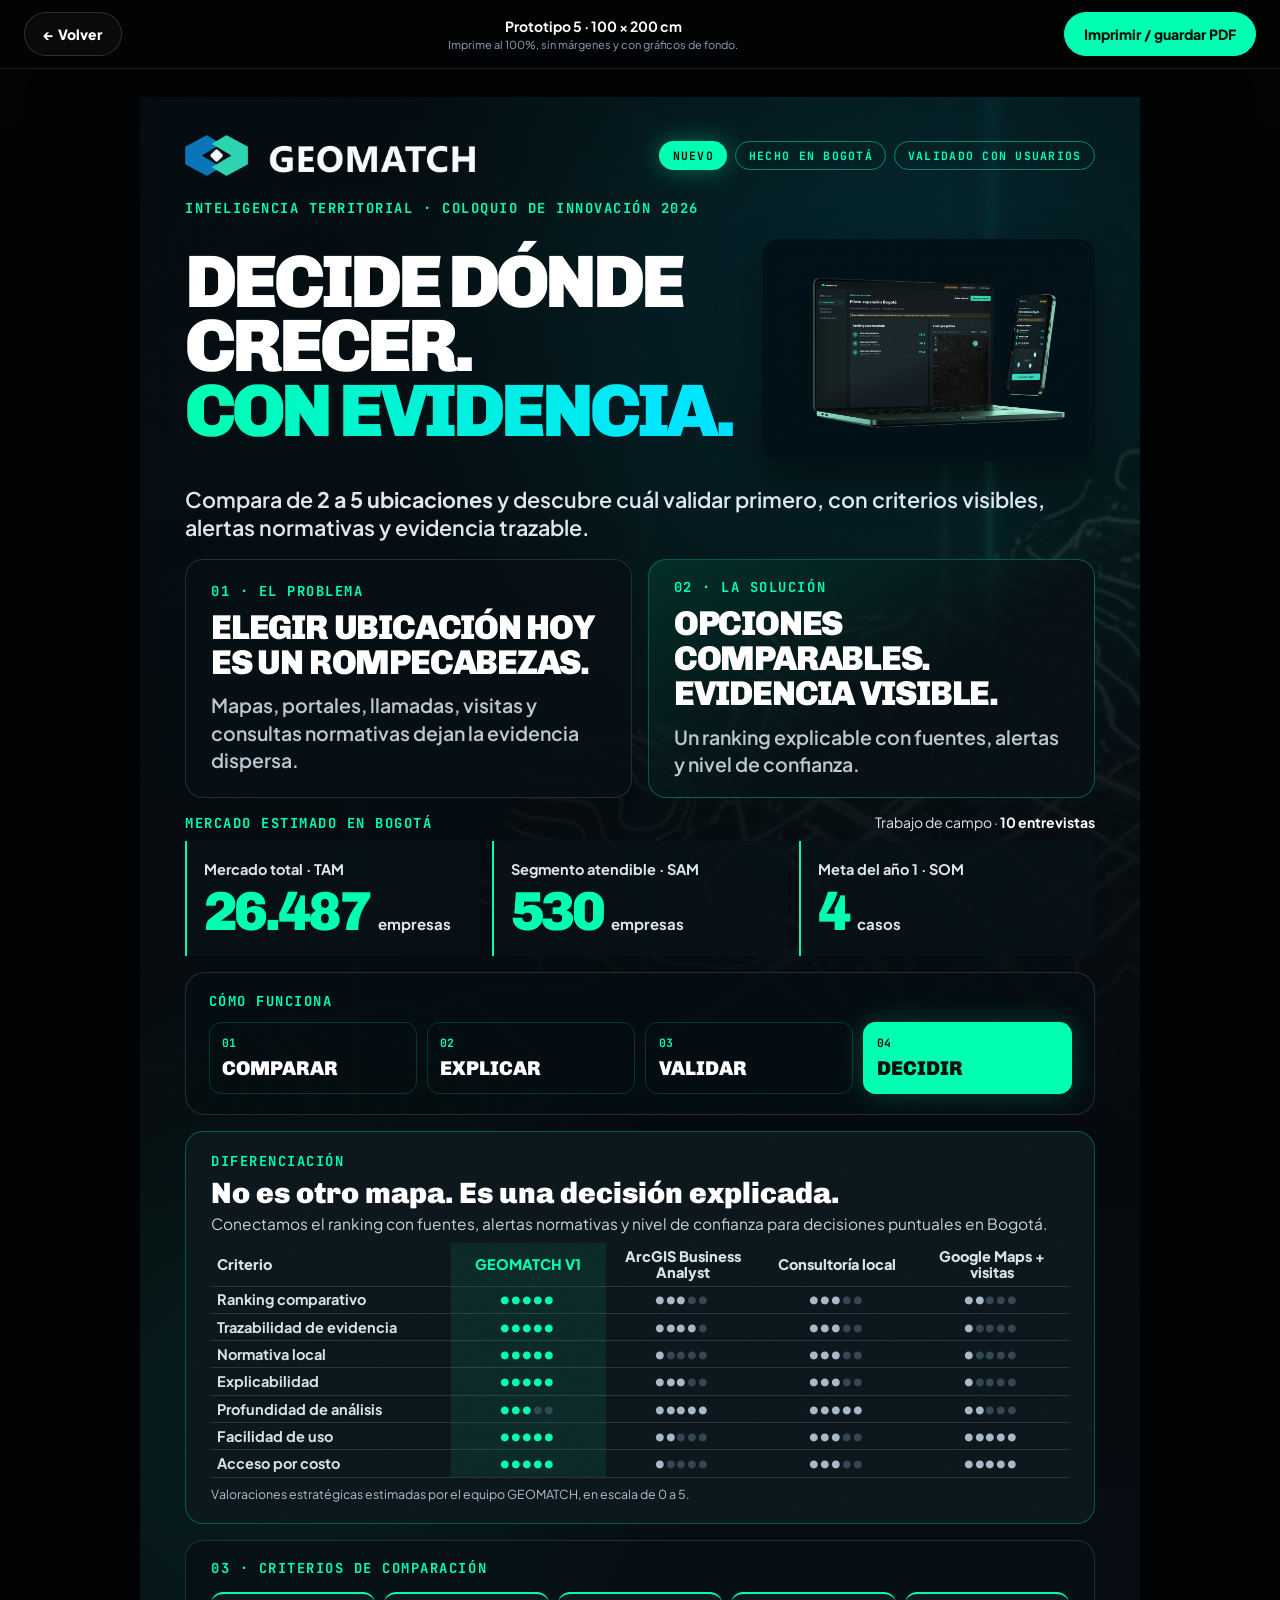
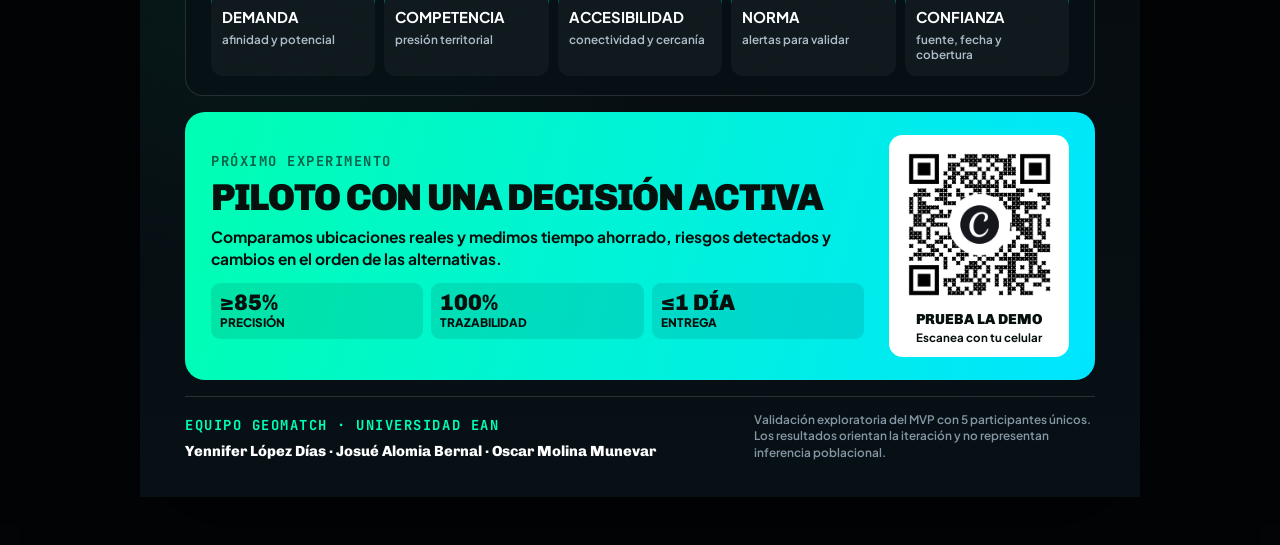
<file: impreso/index.html>
<!doctype html>
<html lang="es">
  <head>
    <meta charset="utf-8" />
    <meta name="viewport" content="width=device-width, initial-scale=1" />
    <meta name="theme-color" content="#020406" />
    <meta
      name="description"
      content="Póster GEOMATCH Prototipo 5, en formato vertical de 100 × 200 cm."
    />
    <link rel="icon" type="image/png" href="../geomatch_logo_negativo.png" />
    <link rel="preconnect" href="https://fonts.googleapis.com" />
    <link rel="preconnect" href="https://fonts.gstatic.com" crossorigin />
    <link
      href="https://fonts.googleapis.com/css2?family=Chivo:wght@400;700;900&family=JetBrains+Mono:wght@500;700&family=Plus+Jakarta+Sans:wght@500;600;700;800&display=swap"
      rel="stylesheet"
    />
    <link rel="stylesheet" href="poster-v5.css" />
    <title>GEOMATCH · Póster 100 × 200 cm · Prototipo 5</title>
  </head>
  <body>
    <nav class="toolbar no-print" aria-label="Controles de impresión">
      <a class="button button-ghost" href="../" aria-label="Volver al selector">← Volver</a>
      <div class="print-spec">
        <strong>Prototipo 5 · 100 × 200 cm</strong>
        <span>Imprime al 100%, sin márgenes y con gráficos de fondo.</span>
      </div>
      <button class="button button-primary" id="print-button" type="button">Imprimir / guardar PDF</button>
    </nav>

    <main class="preview-stage">
      <article class="poster" aria-label="Póster GEOMATCH para coloquio">
        <div class="map-bg" aria-hidden="true"></div>
        <div class="poster-inner">
          <header class="brand-row">
            <img class="brand-logo" src="../geomatch_logo_negativo.png" alt="GEOMATCH" />
            <div class="eyebrows" aria-label="Estado del proyecto">
              <span class="eyebrow eyebrow-solid">Nuevo</span>
              <span class="eyebrow">Hecho en Bogotá</span>
              <span class="eyebrow">Validado con usuarios</span>
            </div>
          </header>

          <section class="hero">
            <p class="overline">Inteligencia territorial · Coloquio de Innovación 2026</p>
            <div class="hero-heading">
              <h1>
                <span>Decide dónde</span>
                <span>crecer.</span>
                <span class="gradient-text">Con evidencia.</span>
              </h1>
              <img class="mockup" src="../mockup_real.jpg" alt="GEOMATCH en un computador portátil y un celular" />
            </div>
            <p class="hero-copy">
              Compara de <strong>2 a 5 ubicaciones</strong> y descubre cuál validar primero, con criterios visibles,
              alertas normativas y evidencia trazable.
            </p>
          </section>

          <section class="evidence-grid" aria-label="El problema y la solución">
            <div class="evidence-card">
              <p class="section-label">01 · El problema</p>
              <h2>Elegir ubicación hoy es un rompecabezas.</h2>
              <p>Mapas, portales, llamadas, visitas y consultas normativas dejan la evidencia dispersa.</p>
            </div>
            <div class="evidence-card accent-card">
              <p class="section-label">02 · La solución</p>
              <h2>Opciones comparables. Evidencia visible.</h2>
              <p>Un ranking explicable con fuentes, alertas y nivel de confianza.</p>
            </div>
          </section>

          <section class="market" aria-labelledby="market-title">
            <div class="market-header">
              <h2 id="market-title" class="section-label">Mercado estimado en Bogotá</h2>
              <p>Trabajo de campo · <strong>10 entrevistas</strong></p>
            </div>
            <dl class="metrics">
              <div class="metric">
                <dt>Mercado total · TAM</dt>
                <dd><strong>26.487</strong><span>empresas</span></dd>
              </div>
              <div class="metric">
                <dt>Segmento atendible · SAM</dt>
                <dd><strong>530</strong><span>empresas</span></dd>
              </div>
              <div class="metric">
                <dt>Meta del año 1 · SOM</dt>
                <dd><strong>4</strong><span>casos</span></dd>
              </div>
            </dl>
          </section>

          <section class="flow" aria-label="Cómo funciona GEOMATCH">
            <p class="section-label">Cómo funciona</p>
            <ol>
              <li><b>01</b><span>Comparar</span></li>
              <li><b>02</b><span>Explicar</span></li>
              <li><b>03</b><span>Validar</span></li>
              <li class="active"><b>04</b><span>Decidir</span></li>
            </ol>
          </section>

          <section class="comparison" aria-labelledby="comparison-title">
            <p class="section-label">Diferenciación</p>
            <h2 id="comparison-title">No es otro mapa. Es una decisión explicada.</h2>
            <p class="comparison-intro">Conectamos el ranking con fuentes, alertas normativas y nivel de confianza para decisiones puntuales en Bogotá.</p>
            <table aria-labelledby="comparison-title" aria-describedby="comparison-note">
              <colgroup>
                <col class="comparison-criterion" />
                <col span="4" />
              </colgroup>
              <thead>
                <tr>
                  <th scope="col">Criterio</th>
                  <th scope="col">GEOMATCH V1</th>
                  <th scope="col">ArcGIS Business Analyst</th>
                  <th scope="col">Consultoría local</th>
                  <th scope="col">Google Maps + visitas</th>
                </tr>
              </thead>
              <tbody>
                <tr>
                  <th scope="row">Ranking comparativo</th>
                  <td><span class="score-label">5 de 5</span><span class="score" aria-hidden="true"><span>●●●●●</span></span></td>
                  <td><span class="score-label">3 de 5</span><span class="score" aria-hidden="true"><span>●●●</span>●●</span></td>
                  <td><span class="score-label">3 de 5</span><span class="score" aria-hidden="true"><span>●●●</span>●●</span></td>
                  <td><span class="score-label">2 de 5</span><span class="score" aria-hidden="true"><span>●●</span>●●●</span></td>
                </tr>
                <tr>
                  <th scope="row">Trazabilidad de evidencia</th>
                  <td><span class="score-label">5 de 5</span><span class="score" aria-hidden="true"><span>●●●●●</span></span></td>
                  <td><span class="score-label">4 de 5</span><span class="score" aria-hidden="true"><span>●●●●</span>●</span></td>
                  <td><span class="score-label">3 de 5</span><span class="score" aria-hidden="true"><span>●●●</span>●●</span></td>
                  <td><span class="score-label">1 de 5</span><span class="score" aria-hidden="true"><span>●</span>●●●●</span></td>
                </tr>
                <tr>
                  <th scope="row">Normativa local</th>
                  <td><span class="score-label">5 de 5</span><span class="score" aria-hidden="true"><span>●●●●●</span></span></td>
                  <td><span class="score-label">1 de 5</span><span class="score" aria-hidden="true"><span>●</span>●●●●</span></td>
                  <td><span class="score-label">3 de 5</span><span class="score" aria-hidden="true"><span>●●●</span>●●</span></td>
                  <td><span class="score-label">1 de 5</span><span class="score" aria-hidden="true"><span>●</span>●●●●</span></td>
                </tr>
                <tr>
                  <th scope="row">Explicabilidad</th>
                  <td><span class="score-label">5 de 5</span><span class="score" aria-hidden="true"><span>●●●●●</span></span></td>
                  <td><span class="score-label">3 de 5</span><span class="score" aria-hidden="true"><span>●●●</span>●●</span></td>
                  <td><span class="score-label">3 de 5</span><span class="score" aria-hidden="true"><span>●●●</span>●●</span></td>
                  <td><span class="score-label">1 de 5</span><span class="score" aria-hidden="true"><span>●</span>●●●●</span></td>
                </tr>
                <tr>
                  <th scope="row">Profundidad de análisis</th>
                  <td><span class="score-label">3 de 5</span><span class="score" aria-hidden="true"><span>●●●</span>●●</span></td>
                  <td><span class="score-label">5 de 5</span><span class="score" aria-hidden="true"><span>●●●●●</span></span></td>
                  <td><span class="score-label">5 de 5</span><span class="score" aria-hidden="true"><span>●●●●●</span></span></td>
                  <td><span class="score-label">2 de 5</span><span class="score" aria-hidden="true"><span>●●</span>●●●</span></td>
                </tr>
                <tr>
                  <th scope="row">Facilidad de uso</th>
                  <td><span class="score-label">5 de 5</span><span class="score" aria-hidden="true"><span>●●●●●</span></span></td>
                  <td><span class="score-label">2 de 5</span><span class="score" aria-hidden="true"><span>●●</span>●●●</span></td>
                  <td><span class="score-label">3 de 5</span><span class="score" aria-hidden="true"><span>●●●</span>●●</span></td>
                  <td><span class="score-label">5 de 5</span><span class="score" aria-hidden="true"><span>●●●●●</span></span></td>
                </tr>
                <tr>
                  <th scope="row">Acceso por costo</th>
                  <td><span class="score-label">5 de 5</span><span class="score" aria-hidden="true"><span>●●●●●</span></span></td>
                  <td><span class="score-label">1 de 5</span><span class="score" aria-hidden="true"><span>●</span>●●●●</span></td>
                  <td><span class="score-label">3 de 5</span><span class="score" aria-hidden="true"><span>●●●</span>●●</span></td>
                  <td><span class="score-label">5 de 5</span><span class="score" aria-hidden="true"><span>●●●●●</span></span></td>
                </tr>
              </tbody>
            </table>
            <p class="comparison-note" id="comparison-note">Valoraciones estratégicas estimadas por el equipo GEOMATCH, en escala de 0 a 5.</p>
          </section>

          <section class="value-card" aria-labelledby="criteria-title">
            <h2 class="section-label" id="criteria-title">03 · Criterios de comparación</h2>
            <ul>
              <li><b>Demanda</b><span>afinidad y potencial</span></li>
              <li><b>Competencia</b><span>presión territorial</span></li>
              <li><b>Accesibilidad</b><span>conectividad y cercanía</span></li>
              <li><b>Norma</b><span>alertas para validar</span></li>
              <li><b>Confianza</b><span>fuente, fecha y cobertura</span></li>
            </ul>
          </section>

          <section class="pilot">
            <div class="pilot-copy">
              <p class="section-label dark-label">Próximo experimento</p>
              <h2>Piloto con una decisión activa</h2>
              <p>Comparamos ubicaciones reales y medimos tiempo ahorrado, riesgos detectados y cambios en el orden de las alternativas.</p>
              <div class="goals" aria-label="Metas del piloto">
                <span><b>≥85%</b> precisión</span>
                <span><b>100%</b> trazabilidad</span>
                <span><b>≤1 día</b> entrega</span>
              </div>
            </div>
            <figure class="qr-block">
              <img src="../qr_demo.png" alt="Código QR de la demo de GEOMATCH" />
              <figcaption><strong>Prueba la demo</strong><span>Escanea con tu celular</span></figcaption>
            </figure>
          </section>

          <footer class="poster-footer">
            <div>
              <p class="section-label">Equipo GEOMATCH · Universidad EAN</p>
              <p class="team">Yennifer López Días · Josué Alomia Bernal · Oscar Molina Munevar</p>
            </div>
            <p class="source-note">
              Validación exploratoria del MVP con 5 participantes únicos. Los resultados orientan la iteración y no representan inferencia poblacional.
            </p>
          </footer>
        </div>
      </article>
    </main>

    <script src="poster-v2.js"></script>
  </body>
</html>
</file>
<file: impreso/poster-v5.css>
:root {
  color-scheme: dark;
  font-family: "Plus Jakarta Sans", system-ui, sans-serif;
  background: #020406;
}

* {
  box-sizing: border-box;
}

html,
body {
  min-height: 100%;
  margin: 0;
  background: #020406;
}

body {
  color: #fff;
}

.toolbar {
  position: sticky;
  top: 0;
  z-index: 20;
  min-height: 68px;
  padding: 12px 24px;
  display: flex;
  align-items: center;
  justify-content: space-between;
  gap: 20px;
  background: rgb(2 4 6 / 88%);
  border-bottom: 1px solid rgb(255 255 255 / 10%);
  backdrop-filter: blur(18px);
}

.button {
  min-height: 44px;
  padding: 0 19px;
  border-radius: 999px;
  display: inline-flex;
  align-items: center;
  justify-content: center;
  border: 1px solid rgb(255 255 255 / 14%);
  font: 800 14px/1 "Plus Jakarta Sans", sans-serif;
  text-decoration: none;
  cursor: pointer;
}

.button-ghost {
  color: #fff;
  background: rgb(255 255 255 / 3%);
}

.button-primary {
  border-color: #00ffb2;
  background: #00ffb2;
  color: #06100d;
}

.print-spec {
  display: flex;
  flex-direction: column;
  text-align: center;
}

.print-spec strong {
  font-size: 14px;
  color: #fff;
}

.print-spec span {
  margin-top: 3px;
  font-size: 11px;
  color: #94a3b8;
}

.preview-stage {
  padding: 28px 20px 48px;
  display: flex;
  justify-content: center;
  overflow: auto;
}

.poster {
  position: relative;
  width: min(1000px, calc(100vw - 40px));
  aspect-ratio: 1 / 2;
  overflow: hidden;
  container-type: inline-size;
  background: #071015;
  color: #fff;
  box-shadow: 0 28px 100px rgb(0 0 0 / 55%);
  isolation: isolate;
  -webkit-print-color-adjust: exact;
  print-color-adjust: exact;
}

.poster::before {
  content: "";
  position: absolute;
  inset: 0;
  z-index: -1;
  background:
    radial-gradient(circle at 76% 9%, rgb(0 229 255 / 11%), transparent 27%),
    radial-gradient(circle at 14% 66%, rgb(0 255 178 / 8%), transparent 30%),
    linear-gradient(180deg, rgb(4 11 15 / 12%), #060a0e 52%, #071015);
}

.poster::after {
  content: "";
  position: absolute;
  inset: 0;
  z-index: 5;
  pointer-events: none;
  opacity: 0.13;
  background-image: url("data:image/svg+xml,%3Csvg viewBox='0 0 180 180' xmlns='http://www.w3.org/2000/svg'%3E%3Cfilter id='n'%3E%3CfeTurbulence type='fractalNoise' baseFrequency='.95' numOctaves='2' stitchTiles='stitch'/%3E%3C/filter%3E%3Crect width='100%25' height='100%25' filter='url(%23n)' opacity='.18'/%3E%3C/svg%3E");
  mix-blend-mode: soft-light;
}

.map-bg {
  position: absolute;
  inset: 0;
  z-index: -2;
  background-image: linear-gradient(180deg, rgb(3 9 13 / 35%), rgb(3 9 13 / 90%)), url("../ean-logo.jpeg");
  background-size: cover;
  background-position: center;
  opacity: 0.45;
}

.poster-inner {
  height: 100%;
  padding: 3.8cqw 4.5cqw 3.6cqw;
  display: grid;
  grid-auto-rows: auto;
  align-content: space-between;
  gap: 1.35cqw;
}

.brand-row {
  display: flex;
  align-items: center;
  justify-content: space-between;
  gap: 2cqw;
}

.brand-logo {
  width: 29cqw;
  height: auto;
  display: block;
}

.eyebrows {
  display: flex;
  flex-wrap: wrap;
  justify-content: flex-end;
  gap: 0.8cqw;
  max-width: 52cqw;
}

.eyebrow,
.section-label,
.overline {
  font-family: "JetBrains Mono", monospace;
  font-weight: 700;
  letter-spacing: 0.11em;
  text-transform: uppercase;
}

.eyebrow {
  padding: 0.8cqw 1.25cqw;
  border: 0.12cqw solid rgb(0 255 178 / 46%);
  border-radius: 999px;
  color: #00ffb2;
  font-size: 1.15cqw;
  line-height: 1;
}

.eyebrow-solid {
  background: #00ffb2;
  color: #06100d;
  box-shadow: 0 0 2.4cqw rgb(0 255 178 / 35%);
}

.hero {
  padding-top: 0.8cqw;
}

.hero-heading {
  display: grid;
  grid-template-columns: 56cqw minmax(0, 1fr);
  gap: 1.8cqw;
  align-items: center;
  margin-top: 2.2cqw;
}

.overline,
.section-label {
  margin: 0;
  color: #00ffb2;
  font-size: 1.38cqw;
  line-height: 1.25;
}

.hero h1 {
  margin: 0;
  font-family: "Chivo", sans-serif;
  font-size: 7.45cqw;
  font-weight: 900;
  line-height: 0.87;
  letter-spacing: -0.055em;
  text-transform: uppercase;
}

.hero h1 span {
  display: block;
}

.gradient-text {
  padding-bottom: 0.75cqw;
  color: #00ffb2;
  background: linear-gradient(90deg, #00ffb2 0%, #00e5ff 88%);
  -webkit-background-clip: text;
  background-clip: text;
  -webkit-text-fill-color: transparent;
}

.hero-copy {
  max-width: 86cqw;
  margin: 2.35cqw 0 0;
  color: #dce7ef;
  font-size: 2.15cqw;
  font-weight: 600;
  line-height: 1.34;
}

.evidence-card h2,
.pilot h2 {
  margin: 0.95cqw 0 0;
  font-family: "Chivo", sans-serif;
  font-weight: 900;
  text-transform: uppercase;
  letter-spacing: -0.035em;
}

.mockup {
  width: 100%;
  height: auto;
  display: block;
  border-radius: 1.55cqw;
  box-shadow: 0 1.8cqw 4.5cqw rgb(0 0 0 / 48%);
}

.market-header {
  display: flex;
  align-items: baseline;
  justify-content: space-between;
  gap: 1.4cqw;
  margin-bottom: 0.9cqw;
}

.market-header p {
  margin: 0;
  color: #dce7ef;
  font-size: 1.4cqw;
  line-height: 1.25;
}

.market-header strong {
  color: #fff;
}

.metrics {
  display: grid;
  grid-template-columns: repeat(3, minmax(0, 1fr));
  gap: 1.15cqw;
  margin: 0;
}

.metric {
  min-height: 11.5cqw;
  padding: 1.35cqw 1.65cqw;
  display: flex;
  flex-direction: column;
  justify-content: center;
  border-left: 0.28cqw solid #00ffb2;
  background: rgb(7 18 23 / 80%);
}

.metric dt {
  color: #dce7ef;
  font-size: 1.45cqw;
  font-weight: 700;
  line-height: 1.2;
}

.metric dd {
  display: flex;
  align-items: baseline;
  gap: 0.8cqw;
  margin: 0.85cqw 0 0;
}

.metric strong {
  color: #00ffb2;
  font-family: "Chivo", sans-serif;
  font-size: 5.5cqw;
  font-weight: 900;
  line-height: 0.9;
  letter-spacing: -0.06em;
}

.metric span {
  color: #dce7ef;
  font-size: 1.5cqw;
  font-weight: 700;
  line-height: 1.28;
}

.flow {
  padding: 2cqw 2.25cqw;
  border: 0.12cqw solid rgb(255 255 255 / 12%);
  border-radius: 2cqw;
  background: rgb(5 14 18 / 86%);
}

.flow ol {
  margin: 1.2cqw 0 0;
  padding: 0;
  display: grid;
  grid-template-columns: repeat(4, 1fr);
  gap: 1cqw;
  list-style: none;
}

.flow li {
  min-height: 7.2cqw;
  padding: 1.25cqw;
  display: flex;
  flex-direction: column;
  justify-content: center;
  border: 0.11cqw solid rgb(0 255 178 / 18%);
  border-radius: 1.25cqw;
}

.flow li.active {
  background: #00ffb2;
  color: #06100d;
  box-shadow: 0 0 2.6cqw rgb(0 255 178 / 22%);
}

.flow b {
  color: #00ffb2;
  font: 700 1.15cqw/1 "JetBrains Mono", monospace;
}

.flow .active b {
  color: #06100d;
}

.flow span {
  margin-top: 0.75cqw;
  font-family: "Chivo", sans-serif;
  font-size: 2cqw;
  font-weight: 900;
  text-transform: uppercase;
}

.evidence-grid {
  display: grid;
  grid-template-columns: repeat(2, minmax(0, 1fr));
  gap: 1.55cqw;
}

.evidence-card,
.value-card {
  padding: 1.9cqw 2.5cqw;
  display: flex;
  flex-direction: column;
  justify-content: center;
  border: 0.12cqw solid rgb(255 255 255 / 12%);
  border-radius: 1.8cqw;
  background: rgb(7 17 22 / 90%);
}

.accent-card {
  border-color: rgb(0 255 178 / 30%);
  background: linear-gradient(145deg, rgb(0 255 178 / 10%), rgb(7 17 22 / 92%) 58%);
}

.evidence-card h2 {
  font-size: 3.45cqw;
  line-height: 1.02;
}

.evidence-card > p:not(.section-label) {
  margin: 1.25cqw 0 0;
  color: #bac8d4;
  font-size: 1.95cqw;
  font-weight: 600;
  line-height: 1.4;
}

.comparison {
  padding: 2.05cqw 2.5cqw;
  border: 0.12cqw solid rgb(0 255 178 / 28%);
  border-radius: 1.8cqw;
  background: #0d181e;
}

.comparison h2 {
  margin: 0.75cqw 0 0;
  font: 900 2.95cqw/1.06 "Chivo", sans-serif;
}

.comparison-intro {
  margin: 0.55cqw 0 0.95cqw;
  color: #c5d2dc;
  font-size: 1.55cqw;
  line-height: 1.25;
}

.comparison table {
  width: 100%;
  border-collapse: collapse;
  table-layout: fixed;
  font-size: 1.45cqw;
  line-height: 1.14;
}

.comparison-criterion {
  width: 28%;
}

.comparison th,
.comparison td {
  padding: 0.48cqw 0.62cqw;
  border-bottom: 0.1cqw solid rgb(255 255 255 / 12%);
  text-align: center;
}

.comparison th:first-child {
  text-align: left;
}

.comparison thead th {
  color: #d6e3ea;
  font-weight: 800;
}

.comparison tbody th {
  color: #d6e3ea;
  font-weight: 700;
}

.comparison tr > :nth-child(2) {
  background: rgb(0 255 178 / 8%);
  color: #00ffb2;
}

.score {
  color: #344752;
  font: 700 1.27cqw/1 "JetBrains Mono", monospace;
  letter-spacing: 0.28cqw;
  white-space: nowrap;
}

.score > span {
  color: #a8bac8;
}

.comparison td:nth-child(2) .score > span {
  color: #00ffb2;
}

.score-label {
  position: absolute;
  width: 1px;
  height: 1px;
  padding: 0;
  overflow: hidden;
  clip-path: inset(50%);
  white-space: nowrap;
}

.comparison-note {
  margin: 0.95cqw 0 0;
  color: #aebfcb;
  font-size: 1.24cqw;
  line-height: 1.25;
}

.value-card ul {
  margin: 1.5cqw 0 0;
  padding: 0;
  display: grid;
  grid-template-columns: repeat(5, 1fr);
  gap: 0.9cqw;
  list-style: none;
}

.value-card li {
  padding: 1.35cqw 1.1cqw;
  border-radius: 1.2cqw;
  background: rgb(255 255 255 / 4%);
  border-top: 0.22cqw solid #00ffb2;
}

.value-card b,
.value-card span {
  display: block;
}

.value-card b {
  color: #fff;
  font-size: 1.48cqw;
  text-transform: uppercase;
}

.value-card span {
  margin-top: 0.65cqw;
  color: #aebdca;
  font-size: 1.17cqw;
  font-weight: 600;
  line-height: 1.3;
}

.pilot {
  padding: 2.3cqw 2.6cqw;
  display: grid;
  grid-template-columns: 1fr 18cqw;
  gap: 2.5cqw;
  align-items: center;
  border-radius: 2cqw;
  background: linear-gradient(105deg, #00ffb2, #00e5ff);
  color: #06100d;
}

.dark-label {
  color: rgb(6 16 13 / 66%);
}

.pilot h2 {
  font-size: 3.75cqw;
  line-height: 0.95;
}

.pilot-copy > p:not(.section-label) {
  margin: 1.1cqw 0 0;
  max-width: 62cqw;
  font-size: 1.55cqw;
  font-weight: 700;
  line-height: 1.38;
}

.goals {
  margin-top: 1.4cqw;
  display: grid;
  grid-template-columns: repeat(3, 1fr);
  gap: 0.8cqw;
}

.goals span {
  padding: 0.9cqw;
  border-radius: 0.9cqw;
  background: rgb(6 16 13 / 10%);
  font-size: 1.18cqw;
  font-weight: 800;
  text-transform: uppercase;
}

.goals b {
  display: block;
  font: 900 2.25cqw/1 "Chivo", sans-serif;
}

.qr-block {
  margin: 0;
  padding: 1.15cqw;
  border-radius: 1.35cqw;
  background: #fff;
  color: #06100d;
}

.qr-block img {
  width: 100%;
  aspect-ratio: 1;
  display: block;
}

.qr-block figcaption {
  margin-top: 0.65cqw;
  text-align: center;
}

.qr-block strong,
.qr-block span {
  display: block;
}

.qr-block strong {
  font-family: "Chivo", sans-serif;
  font-size: 1.45cqw;
  font-weight: 900;
  text-transform: uppercase;
}

.qr-block span {
  margin-top: 0.25cqw;
  font-size: 1.15cqw;
  font-weight: 700;
}

.poster-footer {
  padding-top: 1.55cqw;
  display: grid;
  grid-template-columns: 1.6fr 1fr;
  gap: 2.4cqw;
  align-items: end;
  border-top: 0.12cqw solid rgb(255 255 255 / 14%);
}

.team {
  margin: 0.8cqw 0 0;
  font-family: "Chivo", sans-serif;
  font-size: 1.47cqw;
  font-weight: 800;
  line-height: 1.28;
}

.source-note {
  margin: 0;
  color: #8495a3;
  font-size: 1.18cqw;
  font-weight: 600;
  line-height: 1.38;
}

@media (max-width: 700px) {
  .toolbar {
    padding: 10px 12px;
    flex-wrap: wrap;
  }

  .print-spec {
    order: 3;
    width: 100%;
  }

  .button {
    min-height: 40px;
    padding: 0 14px;
    font-size: 12px;
  }

  .preview-stage {
    padding: 18px 8px 32px;
  }

  .poster {
    width: calc(100vw - 16px);
  }
}

@page {
  size: 1000mm 2000mm;
  margin: 0;
}

@media print {
  html,
  body {
    width: 1000mm;
    height: 2000mm;
    margin: 0;
    background: #071015;
  }

  .no-print {
    display: none !important;
  }

  .preview-stage {
    width: 1000mm;
    height: 2000mm;
    padding: 0;
    display: block;
    overflow: hidden;
  }

  .poster {
    width: 1000mm;
    height: 2000mm;
    max-width: none;
    box-shadow: none;
  }
}
</file>
